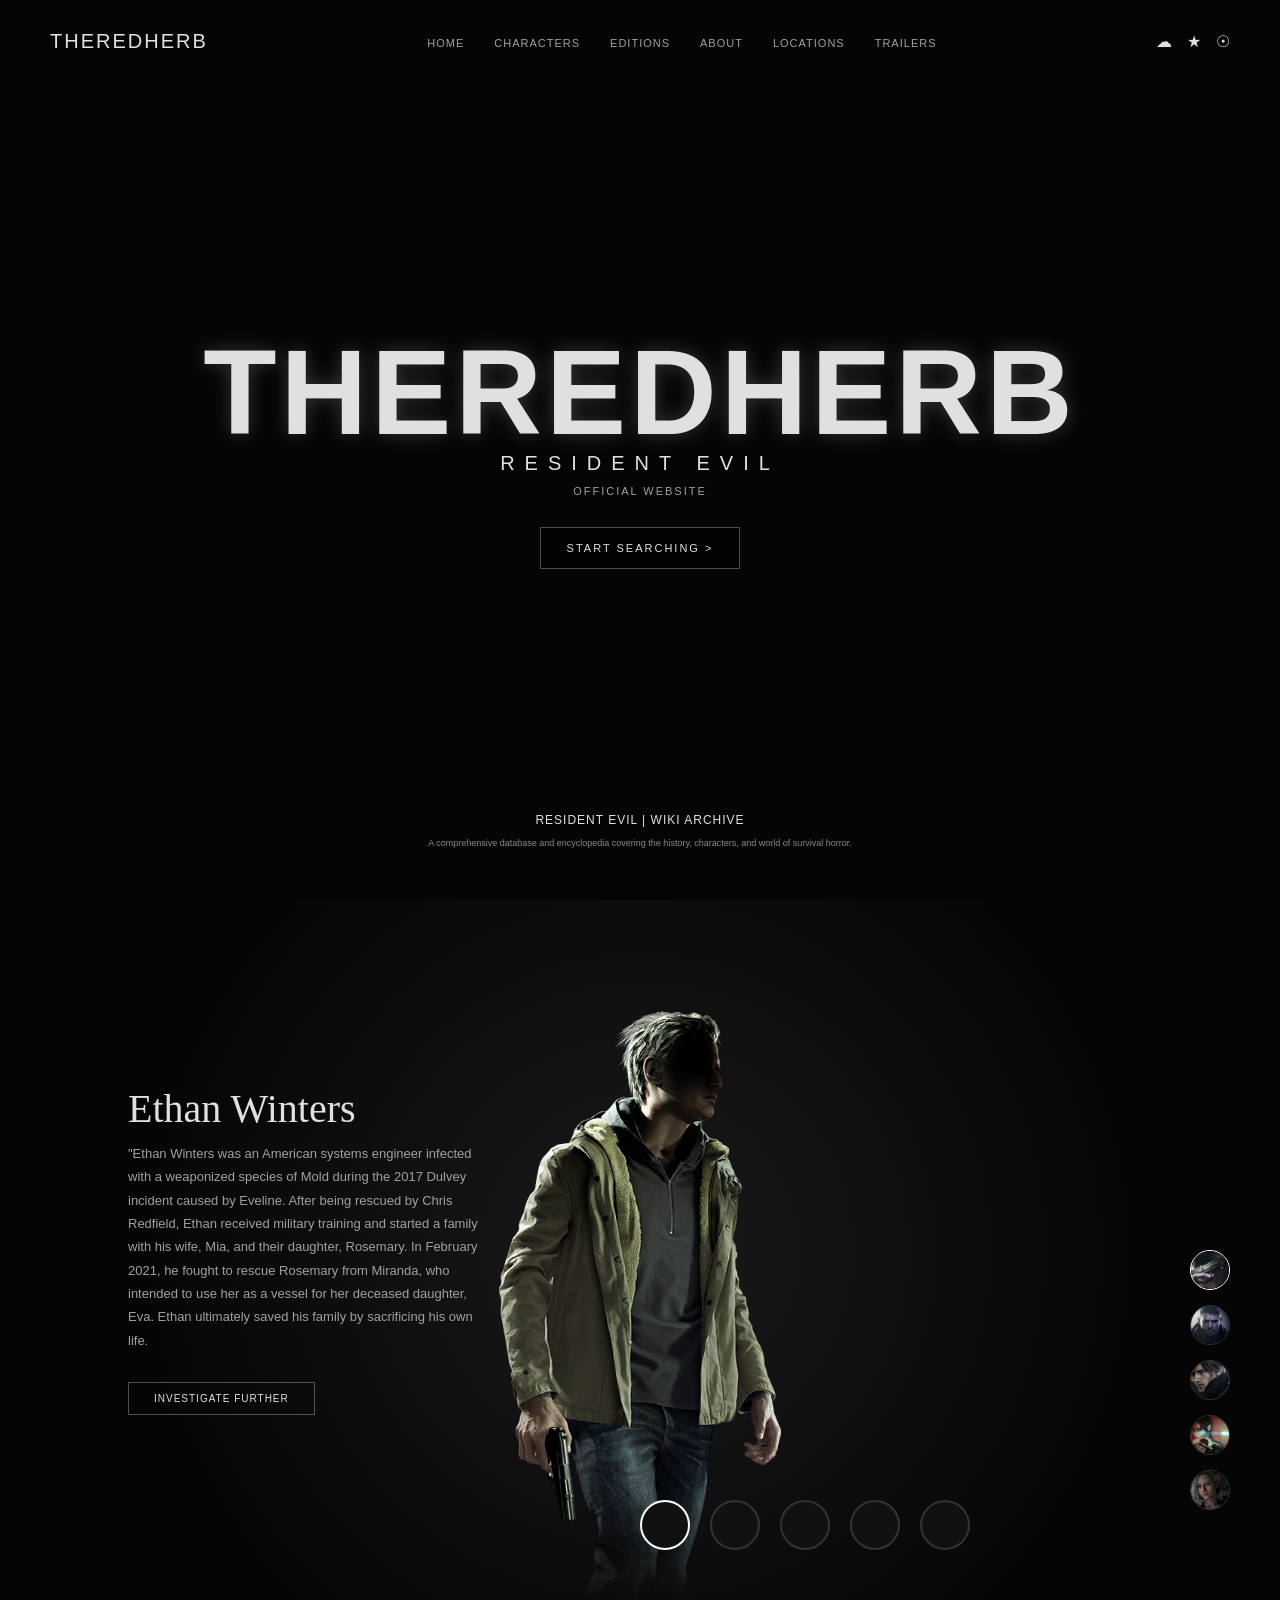
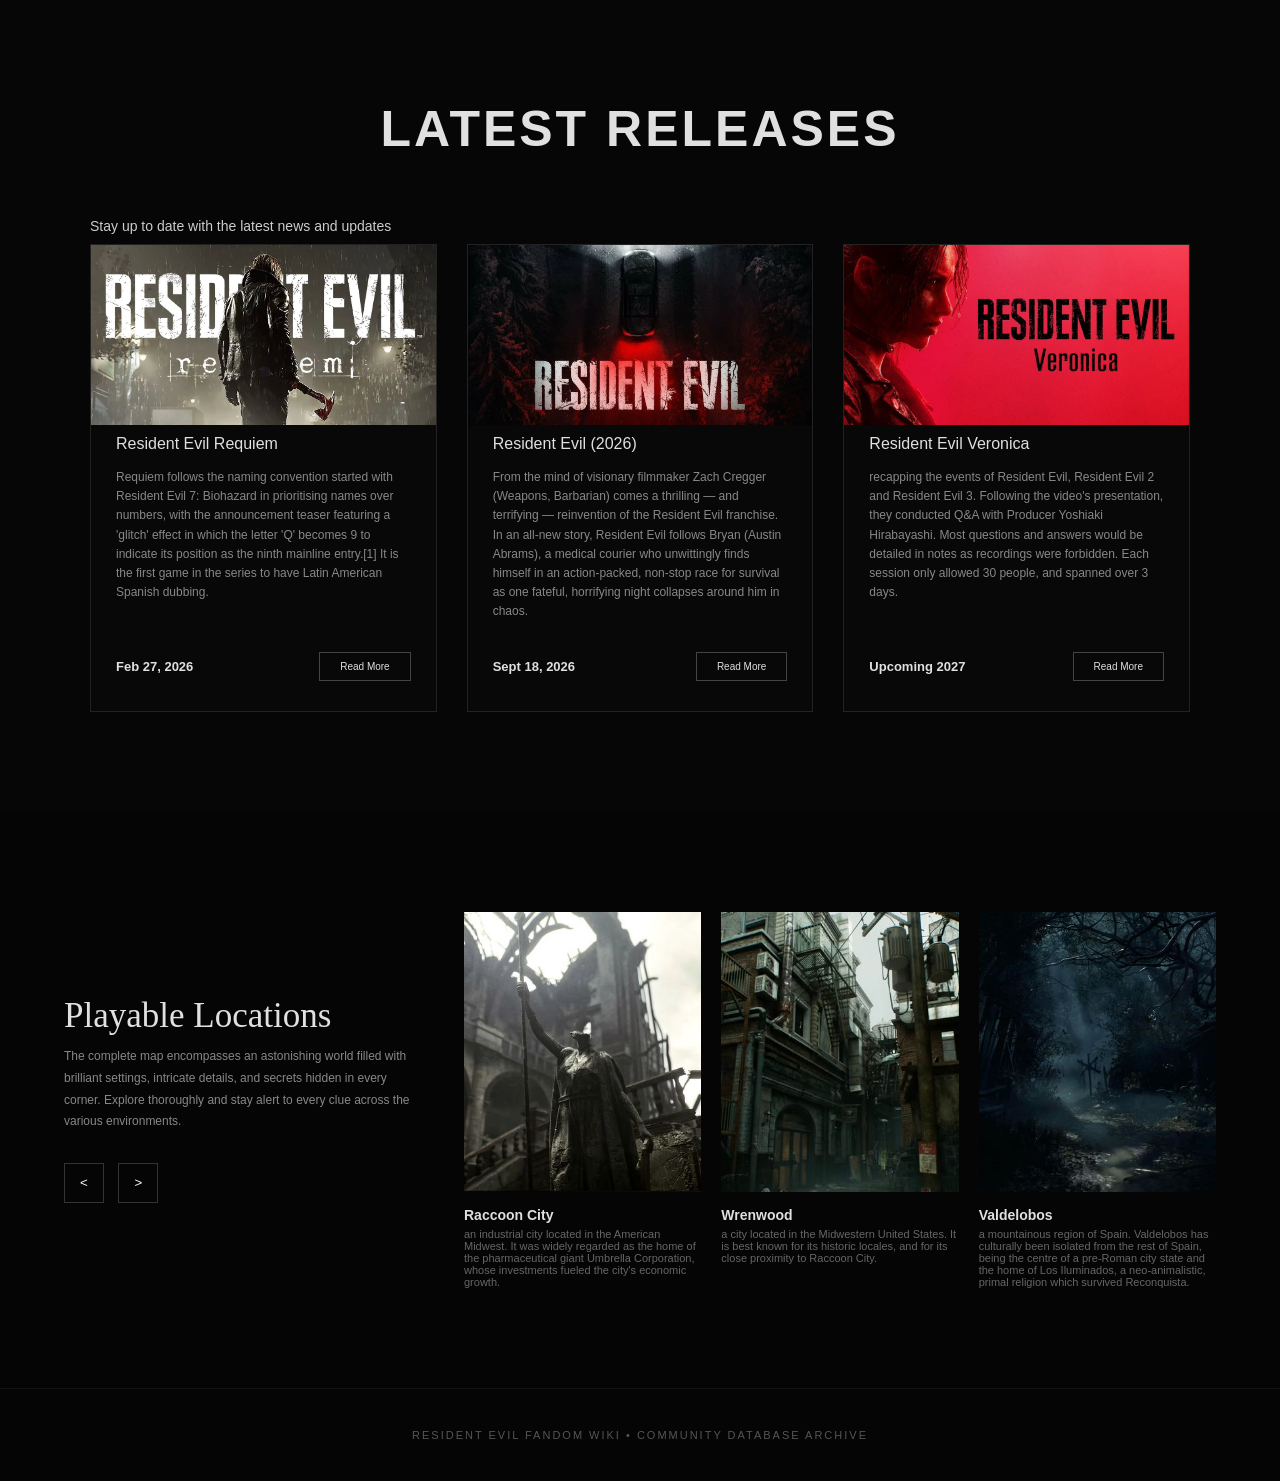
<file: Practice Web/index.html>
<!DOCTYPE html>
<html lang="en">
<head>
    <meta charset="UTF-8">
    <meta name="viewport" content="width=device-width, initial-scale=1.0">
    <title>THE RED HERB - Resident Evil</title>
    <link rel="stylesheet" href="styleberanda.css">
    <link href="https://unpkg.com/aos@2.3.1/dist/aos.css" rel="stylesheet">
</head>
<body>

    <header class="hero-section">
        <div class="hero-slider">
            <div class="slide slide-1"><img src="Village.png" alt="Slider 1"></div>
            <div class="slide slide-2"><img src="Pablo.png" alt="Slider 2"></div>
            <div class="slide slide-3"><img src="RPD.png" alt="Slider 3"></div>
            <div class="slide slide-4"><img src="Singer.png" alt="Slider 4"></div>
        </div>

        <nav class="navbar" data-aos="fade-down" data-aos-duration="1000">
            <div class="logo">THEREDHERB</div>
            <ul class="nav-links">
                <li><a href="#">HOME</a></li>
                <li><a href="character_list.html">CHARACTERS</a></li>
                <li><a href="#editions">EDITIONS</a></li>
                <li><a href="#">ABOUT</a></li>
                <li><a href="#locations">LOCATIONS</a></li>
                <li><a href="#">TRAILERS</a></li>
            </ul>
            <div class="social-icons">
                <a href="#">&#9729;</a> 
                <a href="#">&#9733;</a>
                <a href="#">&#9737;</a>
            </div>
        </nav>

        <div class="hero-content" data-aos="zoom-in" data-aos-duration="1200">
            <h1 class="main-title">THEREDHERB</h1>
            <h2 class="sub-title">RESIDENT EVIL</h2>
            <p class="release-date">OFFICIAL WEBSITE</p>
            <div class="search-wrapper" id="searchWrapper">
                <a href="#" class="order-btn" id="searchBtn" onclick="toggleSearch(event)">START SEARCHING &gt;</a>
                <input type="text" class="search-input" id="searchInput" placeholder="Search ...">
            </div>
        </div>
        
        <div class="platforms" data-aos="fade-up" data-aos-duration="1000">
             <p>RESIDENT EVIL | WIKI ARCHIVE</p>
             <span>A comprehensive database and encyclopedia covering the history, characters, and world of survival horror.</span>
        </div>
    </header>

    <section class="character-section" id="characters" data-aos="fade-up" data-aos-duration="1000">
        <div class="char-info" id="char-info" data-aos="fade-right" data-aos-duration="1200">
            <h2 id="char-name">Ethan Winters</h2>
            <p id="char-desc">"Ethan Winters was an American systems engineer infected with a weaponized species of Mold during the 2017 Dulvey incident caused by Eveline. After being rescued by Chris Redfield, Ethan received military training and started a family with his wife, Mia, and their daughter, Rosemary. In February 2021, he fought to rescue Rosemary from Miranda, who intended to use her as a vessel for her deceased daughter, Eva. Ethan ultimately saved his family by sacrificing his own life.</p>
            <a href="#" onclick="goToDetail(event)" class="investigate-btn">INVESTIGATE FURTHER</a>
        </div>

        <div class="char-display" id="char-display" data-aos="zoom-in" data-aos-duration="1500">
             <div class="main-char-image">
                 <img id="char-img" src="RenderEthan.png" alt="Karakter Aktif">
             </div>
        </div>
        
        <div class="char-thumbnails-right" data-aos="fade-left" data-aos-duration="1200">
             <div class="thumb active" onclick="changeCharacter(0)"><img src="EthanThumb.png" alt="Thumb 1"></div>
             <div class="thumb" onclick="changeCharacter(1)"><img src="ChrisThumb.png" alt="Thumb 2"></div>
             <div class="thumb" onclick="changeCharacter(2)"><img src="LeonThumb.png" alt="Thumb 3"></div>
             <div class="thumb" onclick="changeCharacter(3)"><img src="ClaireThumb.png" alt="Thumb 4"></div>
             <div class="thumb" onclick="changeCharacter(4)"><img src="GraceThumb.png" alt="Thumb 5"></div>
        </div>

        <div class="char-selector-bottom" data-aos="fade-up" data-aos-duration="1000">
            <div class="circle active" onclick="changeCharacter(0)"></div>
            <div class="circle" onclick="changeCharacter(1)"></div>
            <div class="circle" onclick="changeCharacter(2)"></div>
            <div class="circle" onclick="changeCharacter(3)"></div>
            <div class="circle" onclick="changeCharacter(4)"></div>
        </div>
    </section>

    <!-- LATEST RELEASES SECTION -->
    <section class="editions-section" id="editions">
        <h2 class="section-title" data-aos="fade-up" data-aos-duration="800">LATEST RELEASES</h2>
        
        <div class="editions-container">
            <p class="choose-text" data-aos="fade-up" data-aos-duration="1000">Stay up to date with the latest news and updates</p>
            
            <div class="cards-wrapper">
                <div class="edition-card" data-aos="fade-up" data-aos-duration="1000" data-aos-delay="100">
                    <div class="edition-image">
                        <img src="RequiemPost.png" alt="Shadows of Rose">
                    </div>
                    <h3>Resident Evil Requiem</h3>
                    <p class="edition-excerpt">Requiem follows the naming convention started with Resident Evil 7: Biohazard in prioritising names over numbers, with the announcement teaser featuring a 'glitch' effect in which the letter 'Q' becomes 9 to indicate its position as the ninth mainline entry.[1] It is the first game in the series to have Latin American Spanish dubbing.</p>
                    <div class="price-row">
                        <span class="price">Feb 27, 2026</span>
                        <a href="#" class="buy-btn">Read More</a>
                    </div>
                </div>

                <div class="edition-card" data-aos="fade-up" data-aos-duration="1000" data-aos-delay="300">
                    <div class="edition-image">
                        <img src="RE2026.png" alt="Mercenaries Update">
                    </div>
                    <h3>Resident Evil (2026)</h3>
                    <p class="edition-excerpt">From the mind of visionary filmmaker Zach Cregger (Weapons, Barbarian) comes a thrilling — and terrifying — reinvention of the Resident Evil franchise. In an all-new story, Resident Evil follows Bryan (Austin Abrams), a medical courier who unwittingly finds himself in an action-packed, non-stop race for survival as one fateful, horrifying night collapses around him in chaos.</p>
                    <div class="price-row">
                        <span class="price">Sept 18, 2026</span>
                        <a href="#" class="buy-btn">Read More</a>
                    </div>
                </div>

                <div class="edition-card" data-aos="fade-up" data-aos-duration="1000" data-aos-delay="500">
                    <div class="edition-image">
                        <img src="Veronica.png" alt="Third Person Mode">
                    </div>
                    <h3>Resident Evil Veronica</h3>
                    <p class="edition-excerpt">recapping the events of Resident Evil, Resident Evil 2 and Resident Evil 3. Following the video's presentation, they conducted Q&A with Producer Yoshiaki Hirabayashi. Most questions and answers would be detailed in notes as recordings were forbidden. Each session only allowed 30 people, and spanned over 3 days.</p>
                    <div class="price-row">
                        <span class="price">Upcoming 2027</span>
                        <a href="#" class="buy-btn">Read More</a>
                    </div>
                </div>
            </div>
        </div>
    </section>

    <section class="locations-section" id="locations">
        <div class="locations-text" data-aos="fade-right" data-aos-duration="1000">
            <h2>Playable Locations</h2>
            <p>The complete map encompasses an astonishing world filled with brilliant settings, intricate details, and secrets hidden in every corner. Explore thoroughly and stay alert to every clue across the various environments.</p>
            <div class="nav-arrows">
                <button>&lt;</button>
                <button>&gt;</button>
            </div>
        </div>
        
        <div class="locations-gallery">
            <div class="loc-card" data-aos="fade-up" data-aos-duration="1000" data-aos-delay="100">
                <div class="loc-image">
                    <img src="RPD.png" alt="Raccon City">
                    <div class="loc-overlay">
                        <span>EXPLORE</span>
                    </div>
                </div>
                <h4>Raccoon City</h4>
                <p>an industrial city located in the American Midwest. It was widely regarded as the home of the pharmaceutical giant Umbrella Corporation, whose investments fueled the city's economic growth.</p>
            </div>
            
            <div class="loc-card" data-aos="fade-up" data-aos-duration="1000" data-aos-delay="300">
                <div class="loc-image">
                    <img src="Wrenwood.png" alt="Wrenwood">
                    <div class="loc-overlay">
                        <span>EXPLORE</span>
                    </div>
                </div>
                <h4>Wrenwood</h4>
                <p>a city located in the Midwestern United States. It is best known for its historic locales, and for its close proximity to Raccoon City.</p>
            </div>
            
             <div class="loc-card" data-aos="fade-up" data-aos-duration="1000" data-aos-delay="500">
                <div class="loc-image">
                    <img src="Pablo.png" alt="El Pueblo">
                    <div class="loc-overlay">
                        <span>EXPLORE</span>
                    </div>
                </div>
                <h4>Valdelobos</h4>
                <p>a mountainous region of Spain. Valdelobos has culturally been isolated from the rest of Spain, being the centre of a pre-Roman city state and the home of Los Iluminados, a neo-animalistic, primal religion which survived Reconquista.</p>
            </div>
        </div>
    </section>



    <script src="https://unpkg.com/aos@2.3.1/dist/aos.js"></script>
    <script>
        function toggleSearch(e) {
            e.preventDefault();
            const wrapper = document.getElementById('searchWrapper');
            const input = document.getElementById('searchInput');
            wrapper.classList.add('active');
            input.focus();
        }

        document.addEventListener('click', function(e) {
            const wrapper = document.getElementById('searchWrapper');
            if (!wrapper.contains(e.target) && wrapper.classList.contains('active')) {
                wrapper.classList.remove('active');
                document.getElementById('searchInput').value = '';
            }
        });

        AOS.init({
            once: true,
            offset: 100,
        });

        const characterData = [
            {
                name: "Ethan Winters",
                desc: "Ethan Winters was an American systems engineer infected with a weaponized species of Mold during the 2017 Dulvey incident caused by Eveline. After being rescued by Chris Redfield, Ethan received military training and started a family with his wife, Mia, and their daughter, Rosemary. In February 2021, he fought to rescue Rosemary from Miranda, who intended to use her as a vessel for her deceased daughter, Eva. Ethan ultimately saved his family by sacrificing his own life.",
                imgSrc: "RenderEthan.png"
            },
            {
                name: "Chris Redfield",
                desc: "Captain Chris Redfield is an American operator in the Bioterrorism Security Assessment Alliance, in which he has served since its foundation in 2003. Redfield has built up and dedicated his career in destroying Bio Organic Weapons and fighting against producers and sellers of bioweapons after his experiences with bioterrorism in 1998. He is the older brother of TerraSave member Claire Redfield. He is also the mentor of American superhuman Rosemary Winters.",
                imgSrc: "ChrisRender.png"
            },
            {
                name: "Leon S.Kennedy",
                desc: "Leon Scott Kennedy, more commonly known as Leon S. Kennedy, is an Italian-American[3] currently employed as a federal agent by the Division of Security Operations, a counterterrorism agency under direct presidential command. Kennedy is a known survivor of the 1998 Raccoon City Destruction Incident, when he was a police officer. Following his escape, he was forcefully recruited into a top-secret anti-Umbrella team under USSTRATCOM devoted to anti-B.O.W. combat, serving in repeated operations around the world until 2011.",
                imgSrc: "LeonRender.png"
            },
            {
                name: "Claire Redfield",
                desc: "Claire Redfield is a current member of the human rights organization, TerraSave. She is the younger sister of BSAA operative and former S.T.A.R.S. member Chris Redfield. Since her survival in the Raccoon City incident in 1998, Claire would become involved or end up in the midst of several biohazard outbreaks around the world, prompting her and her brother, to devote their career to combating the threat of Bio Organic Weapons.",
                imgSrc: "ClaireRender.png"
            },
            {
                name: "Grace Ashcroft",
                desc: "Grace Ashcroft is an intelligence analyst for the Federal Bureau of Investigation. Eight years after the assassination of her adoptive mother, Alyssa Ashcroft, Grace was targeted by Victor Gideon and Zeno of the shadow organization called The Connections, who believed that Grace was the key to unlocking Elpis.",
                imgSrc: "GraceRender.png"
            }
        ];

        let activeCharIndex = 0;
        function changeCharacter(index) {
            activeCharIndex = index;
            const thumbs = document.querySelectorAll('.thumb');
            const circles = document.querySelectorAll('.circle');
            const info = document.getElementById('char-info');
            const display = document.getElementById('char-display');
            
            thumbs.forEach((th, i) => th.classList.toggle('active', i === index));
            circles.forEach((c, i) => c.classList.toggle('active', i === index));
            
            info.style.opacity = 0;
            display.style.opacity = 0;
            
            setTimeout(() => {
                document.getElementById('char-name').innerText = characterData[index].name;
                document.getElementById('char-desc').innerText = characterData[index].desc;
                document.getElementById('char-img').src = characterData[index].imgSrc;
                
                info.style.opacity = 1;
                display.style.opacity = 1;
            }, 300);
        }
        
        function goToDetail(e) {
            e.preventDefault();
            window.location.href = `Char_1.html?char=${activeCharIndex}`;
        }
    </script>
    
    <footer class="footer">
        <p>RESIDENT EVIL FANDOM WIKI &bull; COMMUNITY DATABASE ARCHIVE</p>
    </footer>
</body>
</html>
</file>
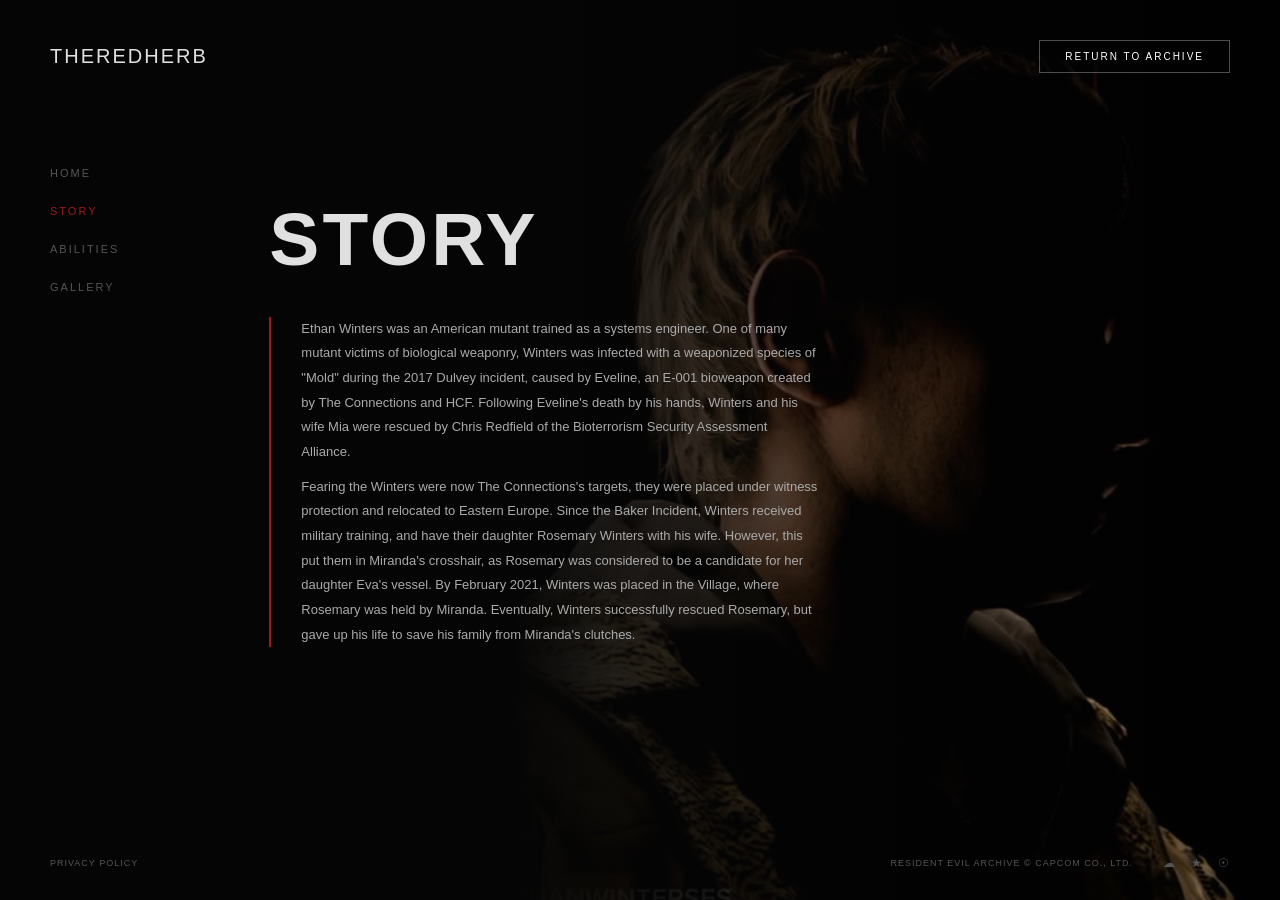
<file: Practice Web/Char_1.html>
<!DOCTYPE html>
<html lang="en">
<head>
    <meta charset="UTF-8">
    <meta name="viewport" content="width=device-width, initial-scale=1.0">
    <title id="page-title">Story - Ethan Winters</title>
    <link rel="stylesheet" href="styleberanda.css">
    <link href="https://unpkg.com/aos@2.3.1/dist/aos.css" rel="stylesheet">
</head>
<body>
    <div class="character-detail-container">
        <div class="detail-bg">
            <img id="detail-bg-img" src="Ethan2.png" alt="Character Background">
            <div class="bg-gradient"></div>
        </div>

        <header class="detail-header">
            <div class="logo">THEREDHERB</div>
            <a href="index.html" class="back-btn">RETURN TO ARCHIVE</a>
        </header>

        <div class="detail-content-wrapper">
            <nav class="vertical-nav" data-aos="fade-right" data-aos-duration="1000">
                <ul>
                    <li><a href="index.html">HOME</a></li>
                    <li class="active"><a href="#">STORY</a></li>
                    <li><a href="#">ABILITIES</a></li>
                    <li><a href="#">GALLERY</a></li>
                </ul>
            </nav>

            <!-- Teks Konten -->
            <main class="detail-main-text" data-aos="fade-up" data-aos-duration="1200">
                <h1 class="detail-title">STORY</h1>
                <div class="text-content" id="detail-story-content">
                    <p>Ethan Winters was an American mutant trained as a systems engineer. One of many mutant victims of biological weaponry, Winters was infected with a weaponized species of "Mold" during the 2017 Dulvey incident, caused by Eveline, an E-001 bioweapon created by The Connections and HCF. Following Eveline's death by his hands, Winters and his wife Mia were rescued by Chris Redfield of the Bioterrorism Security Assessment Alliance.</p>
                    <p>Fearing the Winters were now The Connections's targets, they were placed under witness protection and relocated to Eastern Europe. Since the Baker Incident, Winters received military training, and have their daughter Rosemary Winters with his wife. However, this put them in Miranda's crosshair, as Rosemary was considered to be a candidate for her daughter Eva's vessel. By February 2021, Winters was placed in the Village, where Rosemary was held by Miranda. Eventually, Winters successfully rescued Rosemary, but gave up his life to save his family from Miranda's clutches.</p>
                </div>
            </main>
        </div>

        <!-- Footer -->
        <footer class="detail-footer">
            <div class="footer-left">Privacy policy</div>
            <div class="footer-right">
                <span>RESIDENT EVIL ARCHIVE &copy; CAPCOM CO., LTD.</span>
                <div class="social-icons-small">
                    <a href="#">&#9729;</a> 
                    <a href="#">&#9733;</a>
                    <a href="#">&#9737;</a>
                </div>
            </div>
        </footer>
    </div>

    <script src="https://unpkg.com/aos@2.3.1/dist/aos.js"></script>
    <script>
        AOS.init({ once: true });

        // Database karakter lengkap untuk halaman detail
        const fullCharData = [
            {
                id: 0,
                name: "Ethan Winters",
                bgImg: "Ethan2.png", 
                story: `
                    <p>Ethan Winters was an American mutant trained as a systems engineer. One of many mutant victims of biological weaponry, Winters was infected with a weaponized species of "Mold" during the 2017 Dulvey incident, caused by Eveline, an E-001 bioweapon created by The Connections and HCF. Following Eveline's death by his hands, Winters and his wife Mia were rescued by Chris Redfield of the Bioterrorism Security Assessment Alliance.</p>
                    <p>Fearing the Winters were now The Connections's targets, they were placed under witness protection and relocated to Eastern Europe. Since the Baker Incident, Winters received military training, and have their daughter Rosemary Winters with his wife. However, this put them in Miranda's crosshair, as Rosemary was considered to be a candidate for her daughter Eva's vessel. By February 2021, Winters was placed in the Village, where Rosemary was held by Miranda. Eventually, Winters successfully rescued Rosemary, but gave up his life to save his family from Miranda's clutches.</p>
                `
            },
            {
                id: 1,
                name: "Chris Redfield",
                bgImg: "Chris.png", 
                story: `
                    <p>Captain Chris Redfield is an American operator in the Bioterrorism Security Assessment Alliance, in which he has served since its foundation in 2003. Redfield has built up and dedicated his career in destroying Bio Organic Weapons and fighting against producers and sellers of bioweapons after his experiences with bioterrorism in 1998. He is the older brother of TerraSave member Claire Redfield.</p>
                    <p>Following the Raccoon City Destruction Incident, Chris joined forces with Jill Valentine to bring down Umbrella. He eventually became a founding member of the BSAA. By 2021, Chris was leading the Hound Wolf Squad, an elite covert unit operating independently from the BSAA, investigating the connection between Mother Miranda and the Megamycete.</p>
                `
            },
            {
                id: 2,
                name: "Leon S. Kennedy",
                bgImg: "Leon.png",
                story: `
                    <p>Leon Scott Kennedy is an American agent currently employed by the Division of Security Operations (DSO), a counterterrorism agency under direct Presidential command. Kennedy is a known survivor of the 1998 Raccoon City Destruction Incident, which he experienced on his first day as a police officer. Following his escape, he was forcefully recruited into a top-secret government agency.</p>
                    <p>Over the years, Leon has been involved in numerous high-stakes operations worldwide, including the rescue of the President's daughter in rural Spain. His combat prowess, resilience, and unwavering sense of justice have made him one of the government's most reliable and seasoned operatives against biological threats.</p>
                `
            },
            {
                id: 3,
                name: "Claire Redfield",
                bgImg: "Claire.png",
                story: `
                    <p>Claire Redfield is a current member of the human rights organization, TerraSave. She is the younger sister of BSAA operative Chris Redfield. Arriving in Raccoon City in 1998 to search for her missing brother, she found herself trapped in the middle of a viral outbreak. Together with Leon S. Kennedy, she managed to survive the nightmare.</p>
                    <p>Since her survival in the Raccoon City incident, Claire devoted her career to combating the threat of Bio Organic Weapons by aiding victims of bioterrorism worldwide. Unlike her brother who chose the path of a soldier, Claire fights the same war from a humanitarian perspective, exposing corporate corruption and helping the survivors.</p>
                `
            },
            {
                id: 4,
                name: "Grace Ashcroft",
                bgImg: "Grace.png",
                story: `
                    <p>Grace Ashcroft is an intelligence analyst for the Federal Bureau of Investigation. Eight years after the assassination of her adoptive mother, Alyssa Ashcroft, Grace was targeted by Victor Gideon and Zeno of the shadow organization called The Connections.</p>
                    <p>Believed to be the key to unlocking Elpis, Grace utilizes her exceptional analytical skills and FBI resources to untangle the web of conspiracies surrounding her mother's death and The Connections' overarching goals in biological warfare.</p>
                `
            }
        ];

        const urlParams = new URLSearchParams(window.location.search);
        const charIdParam = urlParams.get('char');
        
        if (charIdParam !== null && !isNaN(charIdParam) && charIdParam >= 0 && charIdParam < fullCharData.length) {
            const activeChar = fullCharData[charIdParam];
            
            // Ubah Title Tab Browser
            document.getElementById('page-title').innerText = "Story - " + activeChar.name;
            
            // Ubah Gambar Background
            document.getElementById('detail-bg-img').src = activeChar.bgImg;
            
            // Ubah Teks Cerita (Story)
            document.getElementById('detail-story-content').innerHTML = activeChar.story;
        }
    </script>
</body>
</html>
</file>
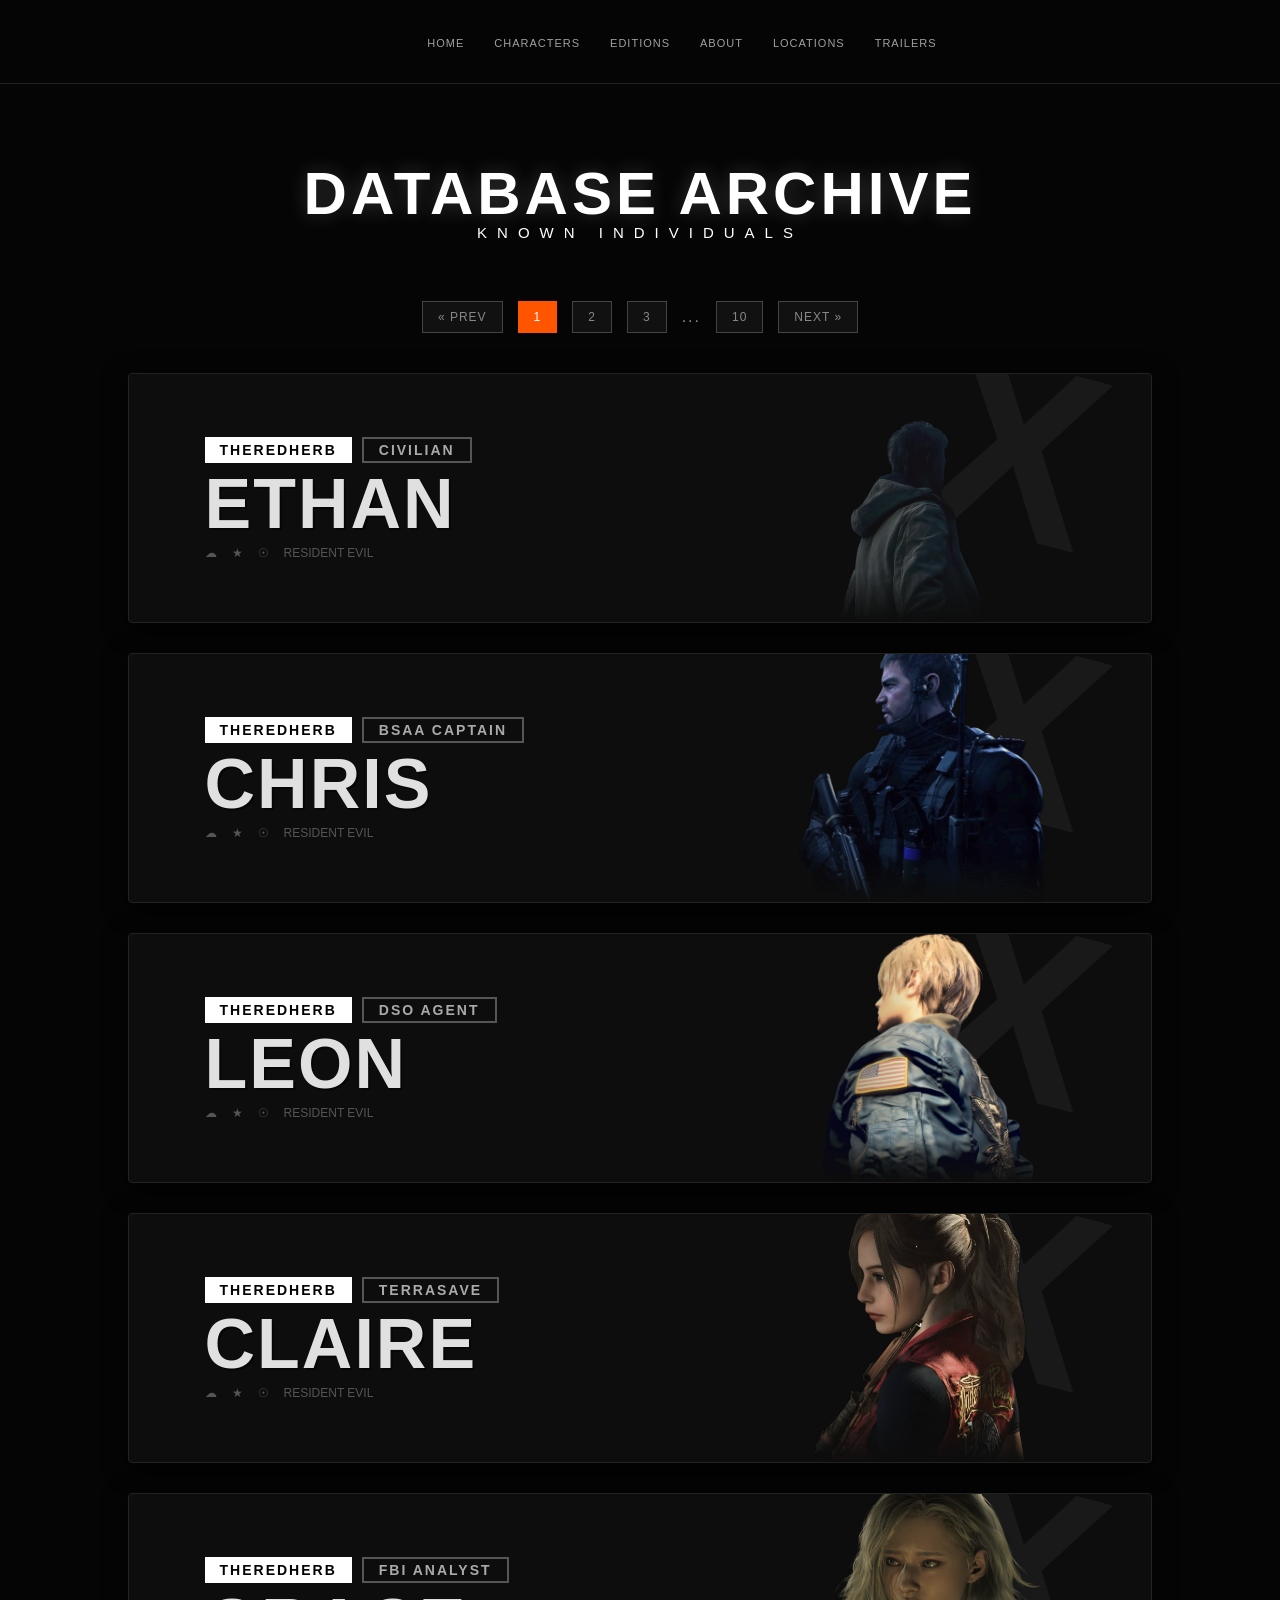
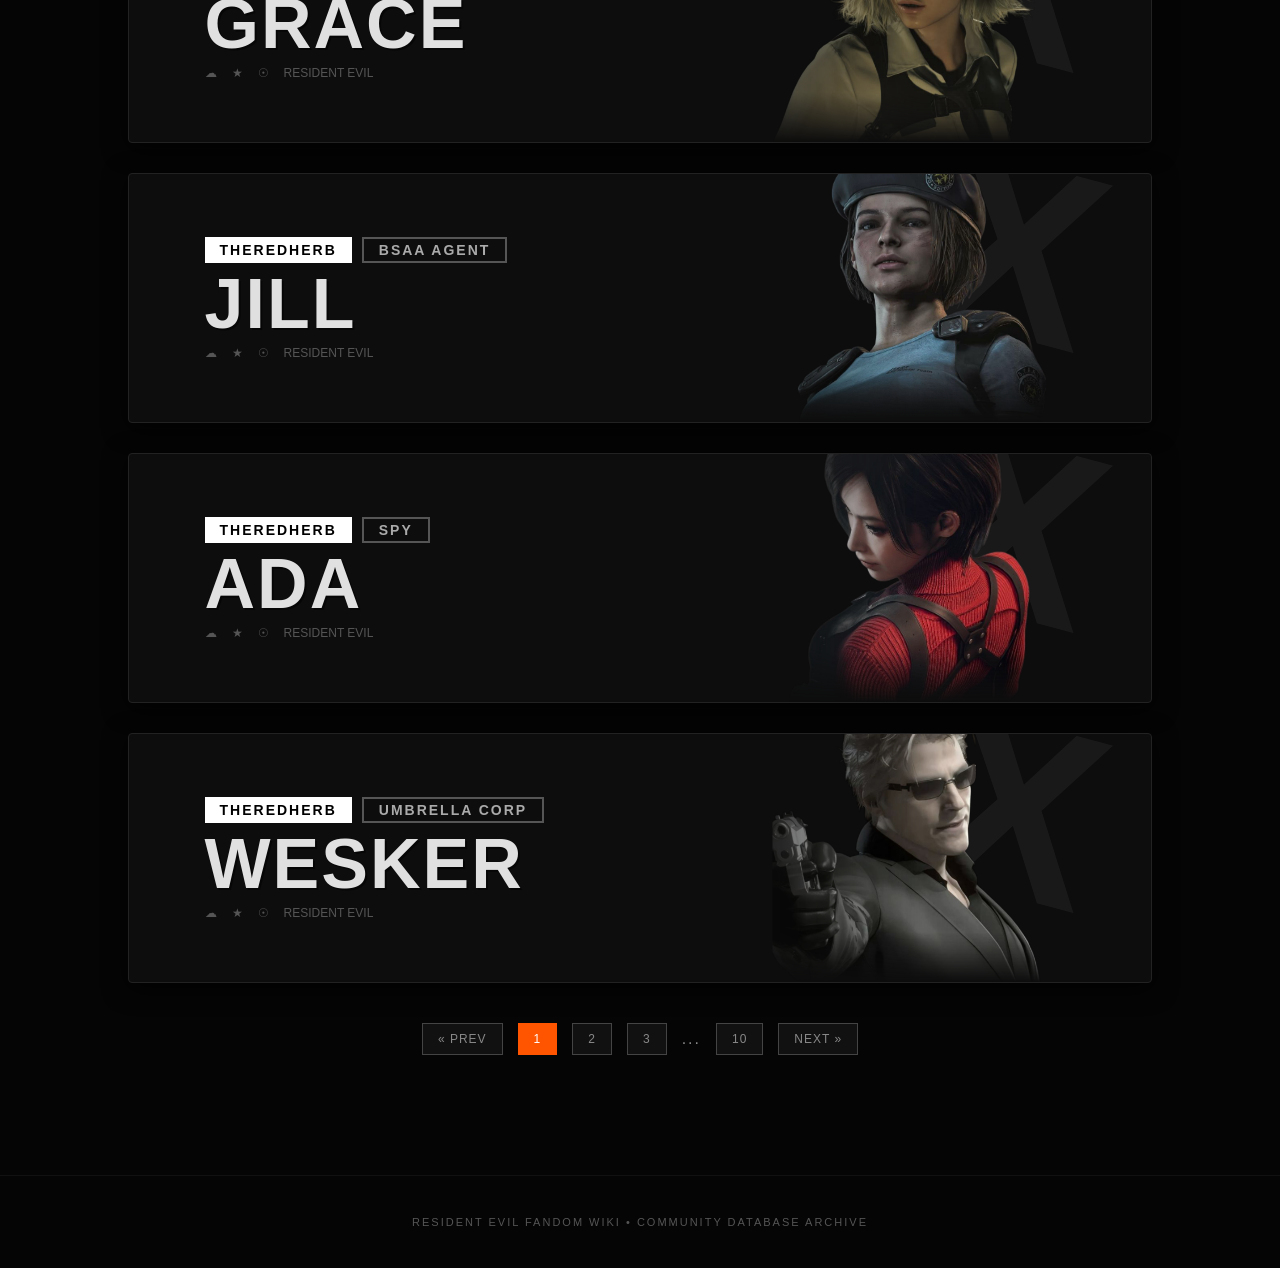
<file: Practice Web/character_list.html>
<!DOCTYPE html>
<html lang="en">
<head>
    <meta charset="UTF-8">
    <meta name="viewport" content="width=device-width, initial-scale=1.0">
    <title>THE RED HERB - Character List</title>
    <link rel="stylesheet" href="styleberanda.css">
    <link href="https://unpkg.com/aos@2.3.1/dist/aos.css" rel="stylesheet">
</head>
<body class="char-list-page">

    <nav class="navbar" data-aos="fade-down" data-aos-duration="1000">
            <div class="logo">THEREDHERB</div>
            <ul class="nav-links">
                <li><a href="index.html">HOME</a></li>
                <li><a href="character_list.html">CHARACTERS</a></li>
                <li><a href="#editions">EDITIONS</a></li>
                <li><a href="#">ABOUT</a></li>
                <li><a href="#locations">LOCATIONS</a></li>
                <li><a href="#">TRAILERS</a></li>
            </ul>
            <div class="social-icons">
                <a href="#">&#9729;</a> 
                <a href="#">&#9733;</a>
                <a href="#">&#9737;</a>
            </div>
        </nav>

    <main class="list-container">
        <div class="list-header" data-aos="fade-up" data-aos-duration="1000">
            <h1 class="main-title" style="font-size: 60px;">DATABASE ARCHIVE</h1>
            <h2 class="sub-title" style="font-size: 15px;">KNOWN INDIVIDUALS</h2>
        </div>

        <div class="pagination-container" data-aos="fade-in" data-aos-duration="1000">
            <a href="#" class="page-btn">&laquo; PREV</a>
            <a href="#" class="page-btn active">1</a>
            <a href="#" class="page-btn">2</a>
            <a href="#" class="page-btn">3</a>
            <span class="page-dots">...</span>
            <a href="#" class="page-btn">10</a>
            <a href="#" class="page-btn">NEXT &raquo;</a>
        </div>


        <div class="character-list-wrapper">

            <div class="list-item" data-aos="fade-up" data-aos-duration="1000" onclick="goToDetail(0)">
                <div class="list-item-bg"></div>
                <div class="list-content-left">
                    <div class="list-badge">
                        <span class="badge-black">THEREDHERB</span>
                        <span class="badge-outline">CIVILIAN</span>
                    </div>
                    <h2 class="list-char-name">ETHAN</h2>
                    <div class="list-sponsor-icons">
                        <span>&#9729;</span> <span>&#9733;</span> <span>&#9737;</span> <span>RESIDENT EVIL</span>
                    </div>
                </div>
                <div class="list-char-image">
                    <div class="bg-x">X</div>
                    <img src="Ethan Render Icon.png" alt="ETHAN">
                </div>
            </div>

            <div class="list-item" data-aos="fade-up" data-aos-duration="1000" onclick="goToDetail(1)">
                <div class="list-item-bg"></div>
                <div class="list-content-left">
                    <div class="list-badge">
                        <span class="badge-black">THEREDHERB</span>
                        <span class="badge-outline">BSAA CAPTAIN</span>
                    </div>
                    <h2 class="list-char-name">CHRIS</h2>
                    <div class="list-sponsor-icons">
                        <span>&#9729;</span> <span>&#9733;</span> <span>&#9737;</span> <span>RESIDENT EVIL</span>
                    </div>
                </div>
                <div class="list-char-image">
                    <div class="bg-x">X</div>
                    <img src="Chris Render Icon.png" alt="CHRIS">
                </div>
            </div>

            <div class="list-item" data-aos="fade-up" data-aos-duration="1000" onclick="goToDetail(2)">
                <div class="list-item-bg"></div>
                <div class="list-content-left">
                    <div class="list-badge">
                        <span class="badge-black">THEREDHERB</span>
                        <span class="badge-outline">DSO AGENT</span>
                    </div>
                    <h2 class="list-char-name">LEON</h2>
                    <div class="list-sponsor-icons">
                        <span>&#9729;</span> <span>&#9733;</span> <span>&#9737;</span> <span>RESIDENT EVIL</span>
                    </div>
                </div>
                <div class="list-char-image">
                    <div class="bg-x">X</div>
                    <img src="Leon Render Icon.png" alt="LEON">
                </div>
            </div>

            <div class="list-item" data-aos="fade-up" data-aos-duration="1000" onclick="goToDetail(3)">
                <div class="list-item-bg"></div>
                <div class="list-content-left">
                    <div class="list-badge">
                        <span class="badge-black">THEREDHERB</span>
                        <span class="badge-outline">TERRASAVE</span>
                    </div>
                    <h2 class="list-char-name">CLAIRE</h2>
                    <div class="list-sponsor-icons">
                        <span>&#9729;</span> <span>&#9733;</span> <span>&#9737;</span> <span>RESIDENT EVIL</span>
                    </div>
                </div>
                <div class="list-char-image">
                    <div class="bg-x">X</div>
                    <img src="Claire Render Icon.png" alt="CLAIRE">
                </div>
            </div>

            <div class="list-item" data-aos="fade-up" data-aos-duration="1000" onclick="goToDetail(4)">
                <div class="list-item-bg"></div>
                <div class="list-content-left">
                    <div class="list-badge">
                        <span class="badge-black">THEREDHERB</span>
                        <span class="badge-outline">FBI ANALYST</span>
                    </div>
                    <h2 class="list-char-name">GRACE</h2>
                    <div class="list-sponsor-icons">
                        <span>&#9729;</span> <span>&#9733;</span> <span>&#9737;</span> <span>RESIDENT EVIL</span>
                    </div>
                </div>
                <div class="list-char-image">
                    <div class="bg-x">X</div>
                    <img src="Grace Render Icon.png" alt="GRACE">
                </div>
            </div>

            <div class="list-item" data-aos="fade-up" data-aos-duration="1000" onclick="goToDetail(5)">
                <div class="list-item-bg"></div>
                <div class="list-content-left">
                    <div class="list-badge">
                        <span class="badge-black">THEREDHERB</span>
                        <span class="badge-outline">BSAA AGENT</span>
                    </div>
                    <h2 class="list-char-name">JILL</h2>
                    <div class="list-sponsor-icons">
                        <span>&#9729;</span> <span>&#9733;</span> <span>&#9737;</span> <span>RESIDENT EVIL</span>
                    </div>
                </div>
                <div class="list-char-image">
                    <div class="bg-x">X</div>
                    <img src="JillI Render Icon.png" alt="JILL">
                </div>
            </div>

            <div class="list-item" data-aos="fade-up" data-aos-duration="1000" onclick="goToDetail(6)">
                <div class="list-item-bg"></div>
                <div class="list-content-left">
                    <div class="list-badge">
                        <span class="badge-black">THEREDHERB</span>
                        <span class="badge-outline">SPY</span>
                    </div>
                    <h2 class="list-char-name">ADA</h2>
                    <div class="list-sponsor-icons">
                        <span>&#9729;</span> <span>&#9733;</span> <span>&#9737;</span> <span>RESIDENT EVIL</span>
                    </div>
                </div>
                <div class="list-char-image">
                    <div class="bg-x">X</div>
                    <img src="Ada Render Icon.png" alt="ADA">
                </div>
            </div>

            <div class="list-item" data-aos="fade-up" data-aos-duration="1000" onclick="goToDetail(7)">
                <div class="list-item-bg"></div>
                <div class="list-content-left">
                    <div class="list-badge">
                        <span class="badge-black">THEREDHERB</span>
                        <span class="badge-outline">UMBRELLA CORP</span>
                    </div>
                    <h2 class="list-char-name">WESKER</h2>
                    <div class="list-sponsor-icons">
                        <span>&#9729;</span> <span>&#9733;</span> <span>&#9737;</span> <span>RESIDENT EVIL</span>
                    </div>
                </div>
                <div class="list-char-image">
                    <div class="bg-x">X</div>
                    <img src="Wesker Render Icon.png" alt="WESKER">
                </div>
            </div>

        </div>
    
        <div class="pagination-container" data-aos="fade-in" data-aos-duration="1000">
            <a href="#" class="page-btn">&laquo; PREV</a>
            <a href="#" class="page-btn active">1</a>
            <a href="#" class="page-btn">2</a>
            <a href="#" class="page-btn">3</a>
            <span class="page-dots">...</span>
            <a href="#" class="page-btn">10</a>
            <a href="#" class="page-btn">NEXT &raquo;</a>
        </div>

    </main>

    <footer class="footer">
        <p>RESIDENT EVIL FANDOM WIKI &bull; COMMUNITY DATABASE ARCHIVE</p>
    </footer>

    <script src="https://unpkg.com/aos@2.3.1/dist/aos.js"></script>
    <script>
        AOS.init({
            once: true,
            offset: 50,
        });

        function goToDetail(index) {
            if(index > 4) index = 0; 
            window.location.href = `Char_1.html?char=${index}`;
        }
    </script>
</body>
</html>
</file>
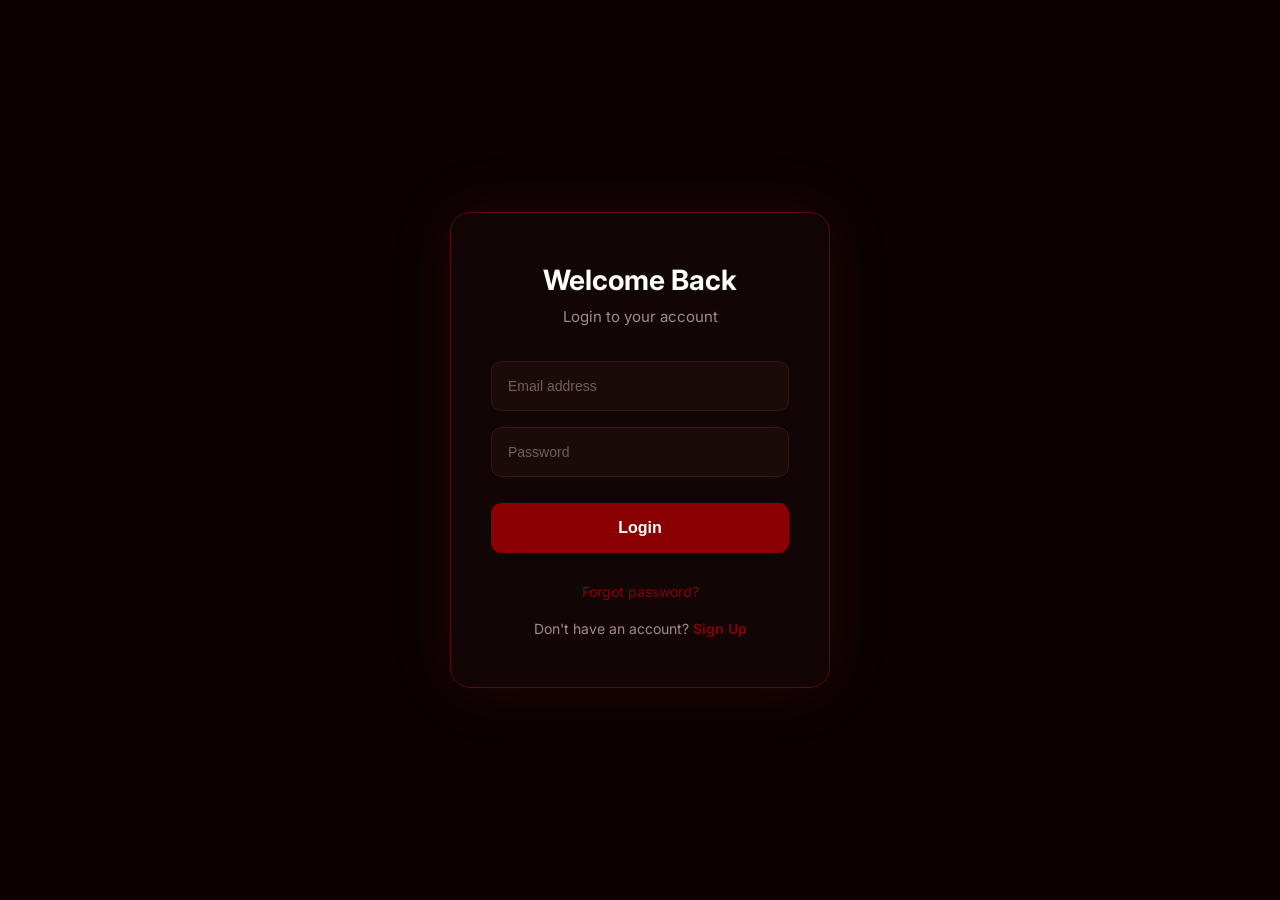
<file: Practice Web/login page.html>
<!DOCTYPE html>
<html lang="en">
<head>
    <meta charset="UTF-8">
    <meta name="viewport" content="width=device-width, initial-scale=1.0">
    <title>Login Page</title>
    <!-- Pastikan nama file CSS ini sesuai dengan file CSS login kamu -->
    <link rel="stylesheet" href="stylelogin1.css"> 
</head>
<body>

    <div class="login">
        <h1>Welcome Back</h1>
        <p>Login to your account</p>

        <!-- Form ditambahkan di sini, mengarah ke beranda.html -->
        <form action="beranda.html">
            <input type="email" placeholder="Email address" required>
            <input type="password" placeholder="Password" required>

            <!-- Tombol sekarang berada di dalam form dan akan memicu perpindahan halaman -->
            <button type="submit">Login</button>
        </form>

        <a href="#">Forgot password?</a>
        <span>Don't have an account? <a href="#">Sign Up</a></span>
    </div>
    
</body>
</html>
</file>
<file: Practice Web/styleberanda.css>
html {
    scroll-behavior: smooth;
}

@import url('https://fonts.googleapis.com/css2?family=Oswald:wght@400;600;700&family=Playfair+Display:ital,wght@0,400;1,400&family=Roboto:wght@300;400;500&display=swap');

* {
    margin: 0;
    padding: 0;
    box-sizing: border-box;
}

body {
    background-color: #050505;
    color: #e0e0e0;
    font-family: 'Roboto', sans-serif;
    overflow-x: hidden;
}

a {
    text-decoration: none;
    color: inherit;
}

ul {
    list-style: none;
}

.oswald { font-family: 'Oswald', sans-serif; }
.playfair { font-family: 'Playfair Display', serif; }


.hero-section {
    position: relative;
    height: 100vh;
    min-height: 800px;
    display: flex;
    flex-direction: column;
    align-items: center;
    background-color: #050505;
    overflow: hidden;
}

.hero-slider {
    position: absolute;
    top: 0;
    left: 0;
    width: 100%;
    height: 100%;
    z-index: 1;
}

.slide {
    position: absolute;
    top: 0;
    left: 0;
    width: 100%;
    height: 100%;
    opacity: 0;
    animation: fadeSlider 20s infinite;
}

.slide img {
    width: 100%;
    height: 100%;
    object-fit: cover;
    object-position: center;
}

.slide::after {
    content: '';
    position: absolute;
    top: 0; left: 0; right: 0; bottom: 0;
    background: linear-gradient(to bottom, rgba(0,0,0,0.3) 0%, rgba(0,0,0,0.8) 80%, #050505 100%);
}

.slide-1 { animation-delay: 0s; }
.slide-2 { animation-delay: 5s; }
.slide-3 { animation-delay: 10s; }
.slide-4 { animation-delay: 15s; }

@keyframes fadeSlider {
    0% { opacity: 0; }
    10% { opacity: 1; }
    25% { opacity: 1; }
    35% { opacity: 0; }
    100% { opacity: 0; }
}

.navbar {
    width: 100%;
    padding: 30px 50px;
    display: flex;
    justify-content: space-between;
    align-items: center;
    position: absolute;
    top: 0;
    z-index: 2;
}

.logo {
    font-family: 'Oswald', sans-serif;
    font-size: 20px;
    letter-spacing: 2px;
}

.nav-links {
    display: flex;
    gap: 30px;
}

.nav-links a {
    font-size: 11px;
    letter-spacing: 1px;
    text-transform: uppercase;
    color: #a0a0a0;
    transition: 0.3s;
}

.nav-links a:hover {
    color: white;
}

.social-icons {
    display: flex;
    gap: 15px;
    z-index: 2;
}

.hero-content {
    margin-top: auto;
    margin-bottom: auto;
    text-align: center;
    display: flex;
    flex-direction: column;
    align-items: center;
    z-index: 2;
}

.main-title {
    font-family: 'Oswald', sans-serif;
    font-size: 120px;
    font-weight: 700;
    line-height: 1;
    letter-spacing: 4px;
    text-shadow: 0 0 20px rgba(255,255,255,0.2);
}

.sub-title {
    font-family: 'Oswald', sans-serif;
    font-size: 20px;
    letter-spacing: 10px;
    margin-bottom: 10px;
    font-weight: 400;
}

.release-date {
    font-size: 11px;
    letter-spacing: 2px;
    margin-bottom: 30px;
    color: #a0a0a0;
}

.search-wrapper {
    position: relative;
    display: inline-block;
    transition: width 0.4s cubic-bezier(0.4, 0, 0.2, 1); 
    width: 200px; 
    height: 42px; 
}

.search-wrapper.active {
    width: 320px; 
}

.order-btn {
    border: 1px solid rgba(255,255,255,0.3);
    font-size: 11px;
    letter-spacing: 2px;
    transition: all 0.4s cubic-bezier(0.4, 0, 0.2, 1);
    background: rgba(0,0,0,0.5);
    color: #e0e0e0;
    position: absolute;
    top: 0;
    left: 0;
    width: 100%;
    height: 100%;
    display: flex;
    align-items: center;
    justify-content: center;
    text-decoration: none;
    white-space: nowrap;
    z-index: 2;
    cursor: pointer;
}

.order-btn:hover {
    background: rgba(255,255,255,0.1);
    border-color: white;
}

.search-wrapper.active .order-btn {
    opacity: 0;
    visibility: hidden;
    pointer-events: none;
}

.search-input {
    position: absolute;
    top: 0;
    left: 0;
    width: 100%;
    height: 100%;
    background: rgba(0,0,0,0.7);
    border: 1px solid rgba(255,255,255,0.8);
    color: white;
    font-family: 'Roboto', sans-serif;
    font-size: 12px;
    letter-spacing: 1px;
    padding: 0 20px;
    outline: none;
    opacity: 0;
    z-index: 1;
    transition: all 0.4s cubic-bezier(0.4, 0, 0.2, 1);
    pointer-events: none;
    border-radius: 2px;
}

.search-wrapper.active .search-input {
    opacity: 1;
    z-index: 3;
    pointer-events: auto;
    box-shadow: 0 0 15px rgba(255,255,255,0.1);
}

.search-input::placeholder {
    color: #aaa;
    letter-spacing: 1px;
}

.platforms {

    position: absolute;
    bottom: 50px;
    text-align: center;
    z-index: 2;
}

.platforms p {
    font-size: 12px;
    letter-spacing: 1px;
    margin-bottom: 5px;
}

.platforms span {
    font-size: 9px;
    color: #888;
}

.rating-logo {
    position: absolute;
    bottom: 30px;
    right: 50px;
    display: flex;
    align-items: center;
    gap: 15px;
    z-index: 2;
}

.capcom {
    position: absolute;
    left: 50px;
    bottom: 40px;
    font-weight: bold;
    font-size: 12px;
    letter-spacing: 1px;
}

.rating {
    background-color: #d11;
    color: white;
    padding: 2px 6px;
    font-weight: bold;
    font-size: 14px;
    border-radius: 2px;
}


.character-section {
    position: relative;
    padding: 100px 10%;
    min-height: 700px;
    display: flex;
    align-items: center;
    background: radial-gradient(circle at center, #1a1a1a 0%, #050505 70%);
}

#char-info, #char-display {
    transition: opacity 0.3s ease-in-out;
}

.char-info {
    width: 35%;
    z-index: 2;
}

.char-info h2 {
    font-family: 'Playfair Display', serif;
    font-size: 40px;
    margin-bottom: 10px;
    font-weight: 400;
}

.char-info p {
    font-size: 13px;
    line-height: 1.8;
    color: #a0a0a0;
    margin-bottom: 30px;
}

.investigate-btn {
    border: 1px solid rgba(255,255,255,0.3);
    padding: 10px 25px;
    font-size: 10px;
    letter-spacing: 1px;
    transition: 0.3s;
    display: inline-block;
}

.investigate-btn:hover {
    border-color: white;
}

.char-display {
    position: absolute;
    top: 50px;
    left: 0;
    width: 100%;
    height: 100%;
    display: flex;
    justify-content: center;
    align-items: center;
    pointer-events: none;
}

.main-char-image {
    width: 300px;
    height: 600px;
    mask-image: linear-gradient(to bottom, black 80%, transparent 100%);
    -webkit-mask-image: linear-gradient(to bottom, black 80%, transparent 100%);
}

.main-char-image img {
    width: 100%;
    height: 100%;
    object-fit: cover;
    object-position: top;
}

.char-thumbnails-right {
    position: absolute;
    right: 50px;
    top: 50%;
    transform: translateY(-50%);
    display: flex;
    flex-direction: column;
    gap: 15px;
}

.thumb {
    width: 40px;
    height: 40px;
    border: 1px solid #333;
    border-radius: 50%;
    background-color: #111;
    cursor: pointer;
    overflow: hidden;
    transition: 0.3s;
}

.thumb img {
    width: 100%;
    height: 100%;
    object-fit: cover;
}

.thumb.active, .thumb:hover {
    border-color: white;
}

.char-selector-bottom {
    position: absolute;
    bottom: 50px;
    left: 50%;
    transform: translateX(-50%);
    display: flex;
    gap: 20px;
}

.circle {
    width: 50px;
    height: 50px;
    border-radius: 50%;
    border: 2px solid #333;
    background-color: #111;
    cursor: pointer;
    transition: 0.3s;
}

.circle.active, .circle:hover {
    border-color: white;
}


.editions-section {
    padding: 100px 0;
    background-color: #080808;
    position: relative;
}

.editions-section::before {
    content: '';
    position: absolute;
    top: 0; left: 0; width: 100%; height: 100%;
    background: rgba(5,5,5,0.5);
}

.section-title {
    position: relative;
    font-family: 'Oswald', sans-serif;
    font-size: 50px;
    text-align: center;
    letter-spacing: 3px;
    margin-bottom: 60px;
    z-index: 2;
}

.editions-container {
    position: relative;
    max-width: 1100px;
    margin: 0 auto;
    z-index: 2;
}

.choose-text {
    font-size: 14px;
    margin-bottom: 10px;
    color: #ccc;
}

.cards-wrapper {
    display: flex;
    gap: 30px;
}

.edition-card {
    flex: 1;
    background: rgba(10,10,10,0.6);
    border: 1px solid #222;
    padding: 0 0 30px 0;
    display: flex;
    flex-direction: column; 
    cursor: pointer;
    transition: border-color 0.3s ease;
}

.edition-image {
    width: 100%;
    height: 180px;
    background-color: #222;
    margin-bottom: 10px;
    overflow: hidden;
}

.edition-image img {
    width: 100%;
    height: 100%;
    object-fit: cover;
    transition: transform 0.4s ease;
}

.edition-card:hover .edition-image img {
    transform: scale(1.08);
}

.edition-card:hover {
    border-color: #555;
}

.edition-card h3 {
    padding: 0 25px;
    font-size: 16px;
    margin-bottom: 15px;
    font-weight: 500;
}

.edition-excerpt {
    padding: 0 25px;
    font-size: 12px;
    color: #888;
    line-height: 1.6;
    margin-bottom: 30px;
    flex-grow: 1; 
}

.price-row {
    padding: 0 25px;
    display: flex;
    justify-content: space-between;
    align-items: center;
}

.price {
    font-size: 13px;
    font-weight: bold;
}

.buy-btn {
    border: 1px solid #444;
    padding: 8px 20px;
    font-size: 10px;
    transition: 0.3s;
}

.buy-btn:hover {
    border-color: white;
    background: rgba(255,255,255,0.1);
}


.locations-section {
    display: flex;
    padding: 100px 5%;
    gap: 50px;
    align-items: center;
    background-color: #050505;
}

.locations-text {
    flex: 1;
    max-width: 350px;
}

.locations-text h2 {
    font-family: 'Playfair Display', serif;
    font-size: 35px;
    margin-bottom: 10px;
    font-weight: 400;
}

.locations-text p {
    font-size: 12px;
    color: #888;
    line-height: 1.8;
    margin-bottom: 30px;
}

.nav-arrows button {
    background: transparent;
    border: 1px solid #333;
    color: white;
    width: 40px;
    height: 40px;
    margin-right: 10px;
    cursor: pointer;
    transition: 0.3s;
}

.nav-arrows button:hover {
    border-color: white;
}

.locations-gallery {
    flex: 2;
    display: flex;
    gap: 20px;
    overflow: hidden;
}

.loc-card {
    min-width: 200px;
    flex: 1;
    cursor: pointer;
}

.loc-image {
    position: relative;
    width: 100%;
    height: 280px;
    background-color: #111;
    margin-bottom: 15px;
    overflow: hidden;
}

.loc-image img {
    width: 100%;
    height: 100%;
    object-fit: cover;
    transition: all 0.4s ease;
}

.loc-overlay {
    position: absolute;
    top: 0;
    left: 0;
    width: 100%;
    height: 100%;
    background: rgba(0, 0, 0, 0.4);
    display: flex;
    justify-content: center;
    align-items: center;
    opacity: 0;
    transition: all 0.4s ease;
}

.loc-overlay span {
    color: white;
    font-family: 'Oswald', sans-serif;
    font-size: 24px;
    letter-spacing: 3px;
    transform: translateY(20px);
    transition: all 0.4s ease;
    text-shadow: 2px 2px 10px rgba(0,0,0,0.8);
}

.loc-card:hover .loc-image img {
    filter: blur(4px) brightness(0.5);
    transform: scale(1.05);
}

.loc-card:hover .loc-overlay {
    opacity: 1;
}

.loc-card:hover .loc-overlay span {
    transform: translateY(0);
}

.loc-card h4 {
    font-size: 14px;
    margin-bottom: 5px;
    transition: color 0.3s;
}

.loc-card p {
    font-size: 11px;
    color: #666;
}

.loc-card:hover h4 {
    color: white;
}


.footer {
    text-align: center;
    padding: 40px 0;
    border-top: 1px solid #111;
    color: #555;
    font-size: 11px;
    letter-spacing: 2px;
}

.character-detail-container {
    position: relative;
    width: 100%;
    min-height: 100vh;
    background-color: #050505;
    color: #e0e0e0;
    overflow-x: hidden;
    display: flex;
    flex-direction: column;
}

.detail-bg {
    position: absolute;
    top: 0;
    right: 0;
    width: 100%;
    height: 100%;
    z-index: 0;
}

.detail-bg img {
    position: absolute;
    right: 0;
    height: 100%;
    width: 65%;
    object-fit: cover;
    object-position: top center;
    opacity: 0.8;
}

.bg-gradient {
    position: absolute;
    top: 0;
    right: 0;
    width: 80%;
    height: 100%;
    background: linear-gradient(to right, #050505 0%, #050505 25%, rgba(5,5,5,0.4) 60%, transparent 100%);
}

.detail-header {
    position: relative;
    z-index: 2;
    display: flex;
    justify-content: space-between;
    align-items: center;
    padding: 40px 50px;
}

.back-btn {
    border: 1px solid rgba(255,255,255,0.3);
    padding: 10px 25px;
    font-size: 10px;
    letter-spacing: 2px;
    transition: 0.3s;
    background: transparent;
    color: white;
    text-decoration: none;
    text-transform: uppercase;
}

.back-btn:hover {
    border-color: white;
    background: rgba(255,255,255,0.1);
}

.detail-content-wrapper {
    position: relative;
    z-index: 2;
    display: flex;
    flex: 1;
    padding: 0 50px;
    align-items: center;
}

.vertical-nav {
    margin-right: 150px;
    align-self: flex-start;
    margin-top: 50px;
}

.vertical-nav ul {
    display: flex;
    flex-direction: column;
    gap: 20px;
    list-style: none;
}

.vertical-nav a {
    font-size: 11px;
    letter-spacing: 2px;
    color: #555;
    transition: 0.3s;
    text-transform: uppercase;
    text-decoration: none;
}

.vertical-nav li.active a, .vertical-nav a:hover {
    color: #fff;
}

.vertical-nav li.active a {
    color: #9e1b1b; 
}

.detail-main-text {
    max-width: 550px;
    align-self: center;
    margin-top: -80px;
}

.detail-title {
    font-size: 75px;
    font-weight: 700;
    line-height: 1;
    letter-spacing: 3px;
    margin-bottom: 40px;
    text-transform: uppercase;
}

.text-content {
    border-left: 2px solid #9e1b1b;
    padding-left: 30px;
    font-size: 13px;
    line-height: 1.9;
    color: #aaa;
}

.text-content p {
    margin-bottom: 10px;
}

.detail-footer {
    position: relative;
    z-index: 2;
    display: flex;
    justify-content: space-between;
    align-items: center;
    padding: 30px 50px;
    font-size: 9px;
    color: #555;
    letter-spacing: 1px;
    text-transform: uppercase;
}

.footer-right {
    display: flex;
    align-items: center;
    gap: 30px;
}

.social-icons-small {
    display: flex;
    gap: 15px;
}

.social-icons-small a {
    color: #555;
    text-decoration: none;
    font-size: 12px;
}

.social-icons-small a:hover {
    color: white;
}

.char-list-page {
    background-color: #050505; 
    color: #050505;
}

.char-list-page .navbar {
    position: relative; 
    background-color: #050505;
    border-bottom: 1px solid #222;
}

.list-container {
    padding: 80px 10%;
    background-color: #050505;
    min-height: 100vh;
}

.list-header {
    text-align: center;
    margin-bottom: 60px;
    color: white;
}

.character-list-wrapper {
    display: flex;
    flex-direction: column;
    gap: 30px;
}

.list-item {
    position: relative;
    width: 100%;
    height: 250px;
    background-color: #0d0d0d; 
    border-radius: 4px;
    display: flex;
    justify-content: space-between;
    overflow: hidden;
    cursor: pointer;
    border: 1px solid #222;
    transition: all 0.3s ease;
    box-shadow: 0 5px 25px rgba(0,0,0,0.8);
}

.list-item:hover {
    border-color: #555;
    background-color: #151515;
    transform: translateY(-5px);
}

.bg-x {
    position: absolute;
    right: 50px;
    top: -50px;
    font-size: 250px;
    font-family: 'Oswald', sans-serif;
    font-weight: 700;
    color: #ffffff;
    opacity: 0.05;
    line-height: 1;
    z-index: 0;
    transform: rotate(15deg);
}

.list-content-left {
    position: relative;
    z-index: 2;
    padding: 30px 50px;
    display: flex;
    flex-direction: column;
    justify-content: center;
    width: 50%; 
    text-align: left; 
}

.list-badge {
    display: flex;
    align-items: center;
    margin-bottom: 10px;
}

.badge-black {
    background-color: #ffffff;
    color: #000000;
    padding: 5px 15px;
    font-size: 14px;
    font-weight: 700;
    letter-spacing: 2px;
}

.badge-outline {
    border: 2px solid #555;
    color: #aaa;
    padding: 3px 15px;
    font-size: 14px;
    font-weight: 700;
    letter-spacing: 2px;
    margin-left: 10px;
}

.list-char-name {
    font-family: 'Oswald', sans-serif;
    font-size: 70px;
    font-weight: 700;
    color: #e0e0e0;
    line-height: 0.9;
    letter-spacing: 2px;
    margin-bottom: 10px;
    text-shadow: 2px 2px 0px rgba(0,0,0,0.5);
    text-align: left;
}

.list-sponsor-icons {
    display: flex;
    gap: 15px;
    font-size: 12px;
    color: #555;
    align-items: center;
}

.list-char-image {
    position: relative;
    width: 45%;
    height: 100%;
    z-index: 1;
    display: flex;
    justify-content: center;
    align-items: flex-end;
    mask-image: linear-gradient(to right, transparent 0%, black 50%), linear-gradient(to bottom, black 80%, transparent 100%);
    -webkit-mask-image: linear-gradient(to right, transparent 0%, black 50%), linear-gradient(to bottom, black 80%, transparent 100%);
    mask-composite: intersect;
    -webkit-mask-composite: source-in;
}

.list-char-image img {
    height: 120%;
    width: auto;
    object-fit: contain;
    z-index: 1;
    margin-bottom: -20px;
    transition: transform 0.4s ease;
}

.list-item:hover .list-char-image img {
    transform: scale(1.05);
}

.pagination-container {
    display: flex;
    justify-content: center;
    align-items: center;
    gap: 15px;
    margin: 40px 0;
}

.page-btn {
    padding: 8px 15px;
    border: 1px solid #444;
    background-color: #111;
    color: #888;
    font-size: 12px;
    font-family: 'Oswald', sans-serif;
    letter-spacing: 1px;
    cursor: pointer;
    transition: 0.3s;
    text-decoration: none;
}

.page-btn:hover {
    border-color: #ff5500;
    color: white;
}

.page-btn.active {
    background-color: #ff5500;
    color: white;
    border-color: #ff5500;
}

.page-dots {
    color: #888;
    letter-spacing: 2px;
}


/* ================= RESPONSIVE DESIGN ================= */

/* Tablet & Smaller Devices */
@media (max-width: 1024px) {
    /* Navbar */
    .navbar {
        padding: 20px;
    }
    .nav-links {
        gap: 15px;
    }

    /* Hero */
    .main-title {
        font-size: 80px;
    }

    /* Character Section */
    .character-section {
        flex-direction: column;
        padding: 50px 5%;
    }
    .char-info {
        width: 100%;
        text-align: center;
        margin-bottom: 50px;
    }
    .char-display {
        position: relative;
        top: 0;
        height: 400px;
    }
    .main-char-image {
        height: 400px;
    }
    .char-thumbnails-right {
        display: none; /* Hide vertical thumbnails on small screens */
    }

    /* Editions */
    .cards-wrapper {
        flex-direction: column;
        padding: 0 5%;
    }

    /* Locations */
    .locations-section {
        flex-direction: column;
    }
    .locations-text {
        max-width: 100%;
        text-align: center;
        margin-bottom: 30px;
    }
    .locations-gallery {
        flex-direction: column;
        width: 100%;
    }

    /* Detail Page */
    .detail-content-wrapper {
        flex-direction: column;
        padding: 0 20px;
    }
    .vertical-nav {
        margin-right: 0;
        margin-bottom: 30px;
        align-self: center;
    }
    .vertical-nav ul {
        flex-direction: row;
        flex-wrap: wrap;
        justify-content: center;
    }
    .detail-main-text {
        margin-top: 0;
    }
    .detail-title {
        font-size: 50px;
        text-align: center;
    }
    .detail-bg img {
        width: 100%;
        opacity: 0.3; /* Make background less intrusive on mobile */
    }
    .bg-gradient {
        background: linear-gradient(to bottom, #050505 0%, rgba(5,5,5,0.8) 50%, #050505 100%);
        width: 100%;
    }
}

/* Mobile Devices */
@media (max-width: 768px) {
    /* Navbar */
    .nav-links {
        display: none; /* Hide links on mobile for simplicity, or use hamburger */
    }
    .social-icons {
        display: none;
    }

    /* Hero */
    .main-title {
        font-size: 50px;
    }
    .sub-title {
        font-size: 14px;
        letter-spacing: 5px;
    }

    /* Character List Page */
    .list-item {
        flex-direction: column;
        height: auto;
    }
    .list-content-left {
        width: 100%;
        padding: 20px;
        align-items: center;
        text-align: center;
    }
    .list-char-name {
        font-size: 50px;
        text-align: center;
    }
    .list-char-image {
        width: 100%;
        height: 250px;
        mask-image: linear-gradient(to bottom, black 50%, transparent 100%);
        -webkit-mask-image: linear-gradient(to bottom, black 50%, transparent 100%);
    }
    .bg-x {
        font-size: 150px;
        right: 10px;
        top: 10px;
    }
    
    /* Footer */
    .detail-header, .detail-footer {
        padding: 20px;
        flex-direction: column;
        gap: 15px;
    }
}
</file>
<file: Practice Web/stylelogin1.css>
@import url('https://fonts.googleapis.com/css2?family=Inter:wght@400;600;700&display=swap');

* {
    margin: 0;
    padding: 0;
    box-sizing: border-box;
}

body {
    height: 100vh;
    display: flex;
    justify-content: center;
    align-items: center;
    background: #0a0202; 
    font-family: 'Inter', Arial, sans-serif;
}

.login {
    width: 380px; 
    padding: 50px 40px;
    text-align: center;
    background: #120505; 
    border: 1px solid #540e0e;
    border-radius: 20px;
    box-shadow: 0 0 60px rgba(186, 24, 24, 0.15);
}

h1 {
    color: #ffffff;
    font-size: 28px;
    font-weight: 700;
    margin-bottom: 10px;
}

p {
    color: #a38c8c;
    font-size: 15px;
    margin-bottom: 35px;
}

input {
    width: 100%;
    padding: 16px;
    margin-bottom: 16px; 
    background: #1a0a0a;
    border: 1px solid #3d1414;
    border-radius: 10px;
    color: white;
    font-size: 14px;
    outline: none;
    transition: 0.3s;
}

input::placeholder {
    color: #735d5d;
}

input:focus {
    border-color: #8b0000;
}

button {
    width: 100%;
    padding: 16px;
    margin-top: 10px;
    margin-bottom: 30px;
    border: none;
    border-radius: 10px;
    background: #8b0000; 
    color: white;
    font-size: 16px;
    font-weight: 600;
    cursor: pointer;
    transition: 0.3s;
}

button:hover {
    background: #a30000;
    box-shadow: 0 0 20px rgba(163, 0, 0, 0.4);
}

a {
    display: block;
    color: #8b0000;
    font-size: 14px;
    text-decoration: none;
    margin-bottom: 20px;
    transition: 0.3s;
}

a:hover {
    color: #a30000;
}

span {
    display: block;
    color: #a38c8c;
    font-size: 14px;
}

span a {
    display: inline;
    font-weight: 600;
    margin-bottom: 0;
}
</file>
